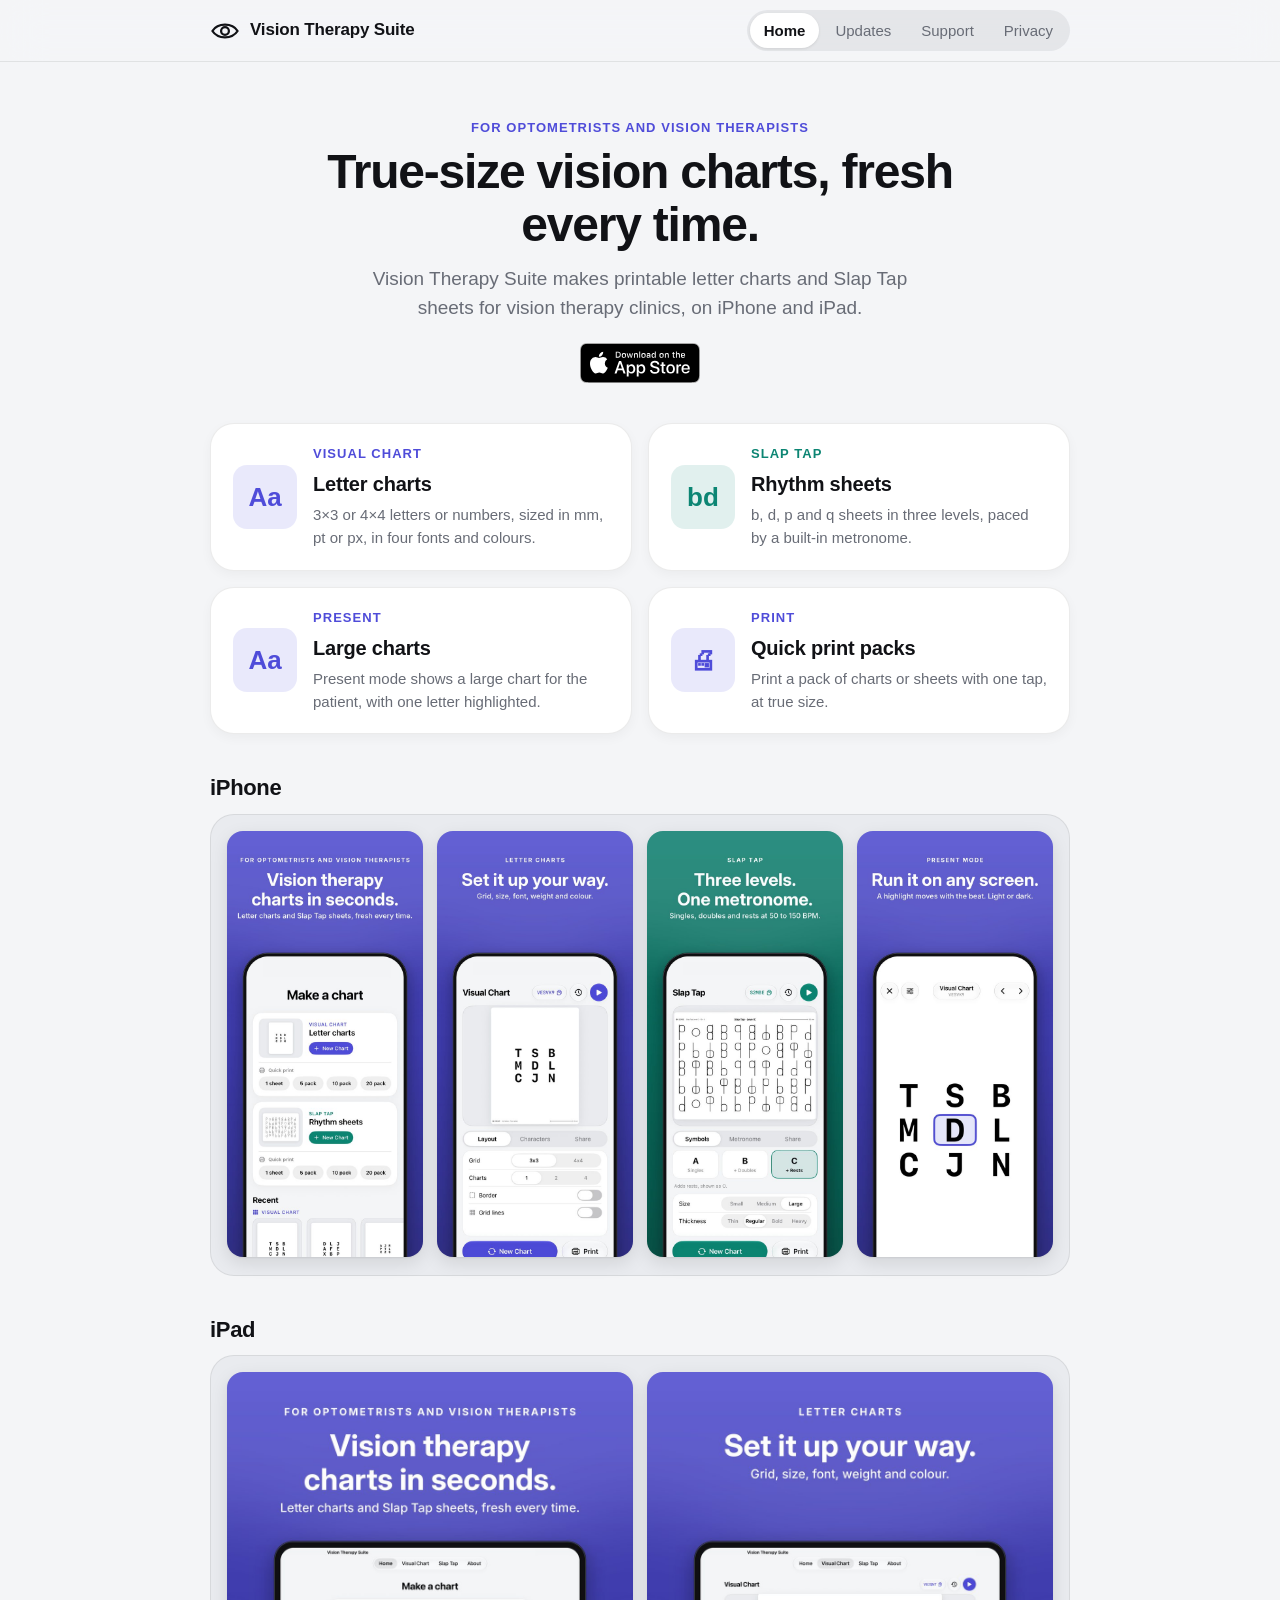
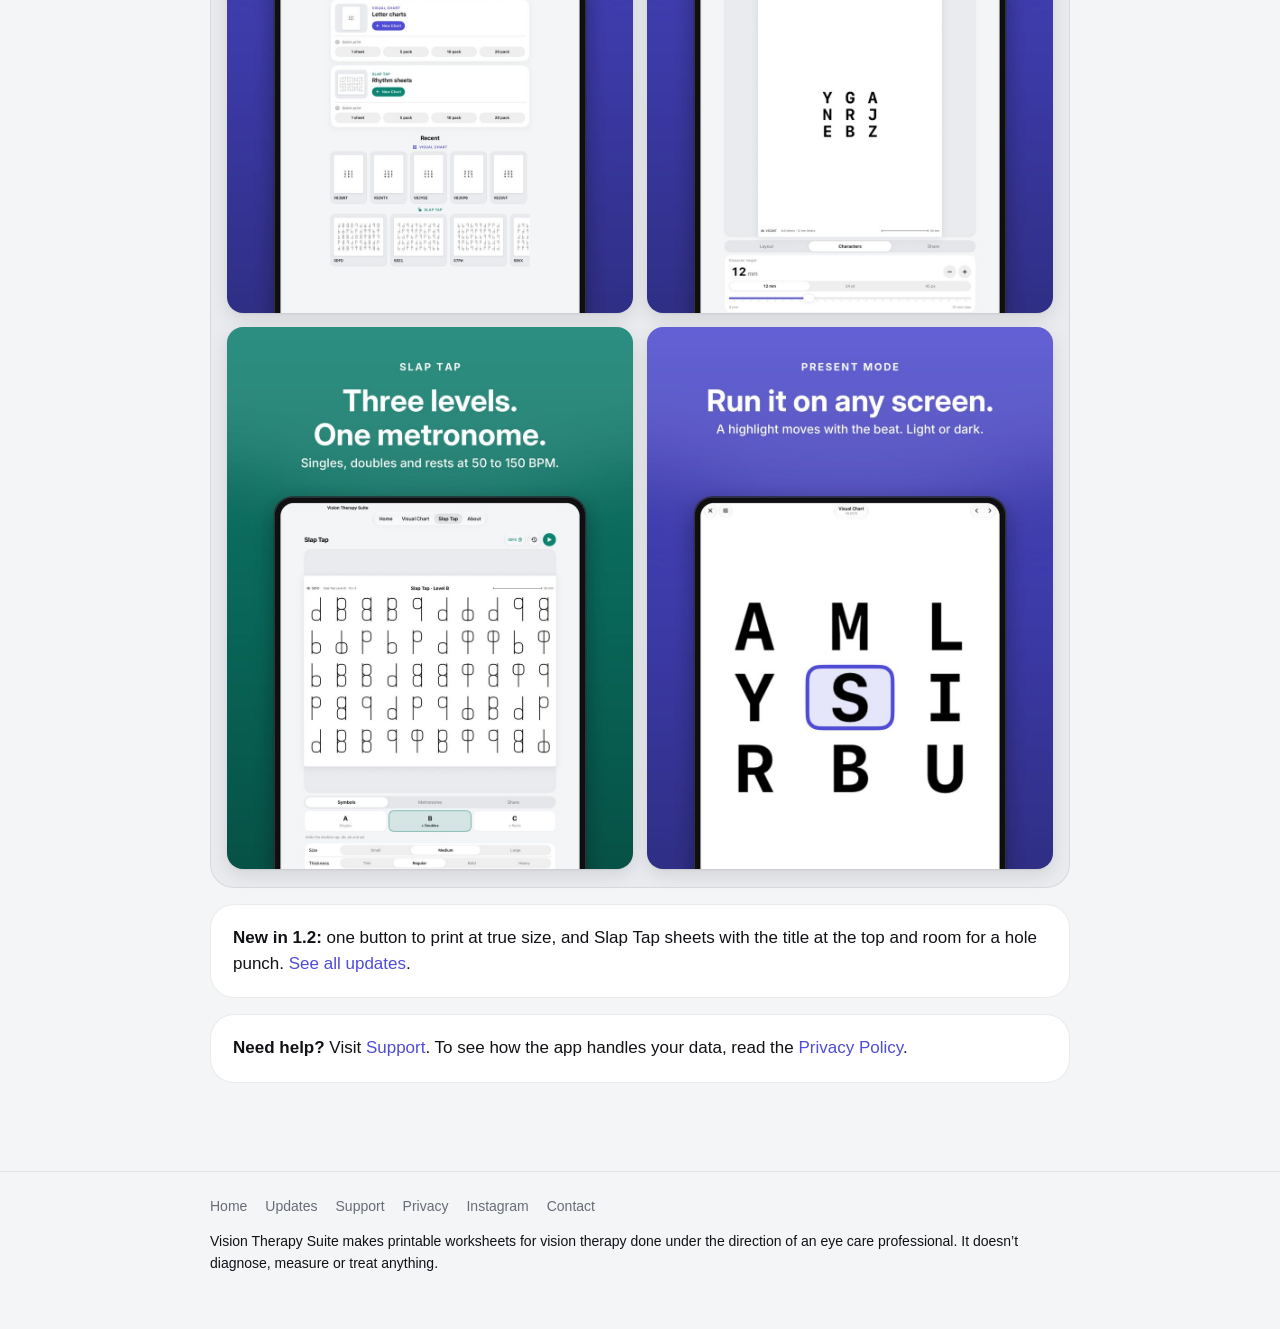
<file: index.html>
<!doctype html>
<html lang="en">
<head>
  <meta charset="utf-8">
  <meta name="viewport" content="width=device-width, initial-scale=1">
  <title>Vision Therapy Suite</title>
  <meta name="description" content="True-size, printable vision therapy charts for iPhone and iPad.">
  <meta name="theme-color" content="#f4f5f7" media="(prefers-color-scheme: light)">
  <meta name="theme-color" content="#0b0c0e" media="(prefers-color-scheme: dark)">
  <link rel="stylesheet" href="style.css?v=5">
</head>
<body>
<header class="topbar">
  <div class="topbar-inner">
    <a class="brand" href="./"><svg viewBox="0 0 100 100" aria-hidden="true"><path d="M8 50 C 26 22, 74 22, 92 50 C 74 78, 26 78, 8 50 Z" fill="none" stroke="currentColor" stroke-width="7.5" stroke-linejoin="round"/><circle cx="50" cy="50" r="13" fill="none" stroke="currentColor" stroke-width="7.5"/></svg><span>Vision Therapy Suite</span></a>
    <nav class="tabs" aria-label="Site"><a href="./" aria-current="page">Home</a><a href="updates.html">Updates</a><a href="support.html">Support</a><a href="privacy.html">Privacy</a></nav>
  </div>
</header>
<main>
  <section class="hero">
    <span class="eyebrow">For optometrists and vision therapists</span>
    <h1>True-size vision charts, fresh every time.</h1>
    <p class="lead">Vision Therapy Suite makes printable letter charts and Slap Tap sheets for vision therapy clinics, on iPhone and iPad.</p>
  <p class="store-badge"><a href="https://apps.apple.com/app/id6827551630"><img src="Download_on_the_App_Store_Badge_US-UK_RGB_blk_092917.svg" alt="Download on the App Store"></a></p>
  </section>

  <section class="tools" aria-label="Tools">
    <div class="card tool">
      <div class="tool-mark" aria-hidden="true">Aa</div>
      <div>
        <span class="eyebrow">Visual Chart</span>
        <h3>Letter charts</h3>
        <p>3×3 or 4×4 letters or numbers, sized in mm, pt or px, in four fonts and colours.</p>
      </div>
    </div>
    <div class="card tool slap">
      <div class="tool-mark" aria-hidden="true">bd</div>
      <div>
        <span class="eyebrow">Slap Tap</span>
        <h3>Rhythm sheets</h3>
        <p>b, d, p and q sheets in three levels, paced by a built-in metronome.</p>
      </div>
    </div>
    <div class="card tool present">
      <div class="tool-mark" aria-hidden="true">Aa</div>
      <div>
        <span class="eyebrow">Present</span>
        <h3>Large charts</h3>
        <p>Present mode shows a large chart for the patient, with one letter highlighted.</p>
      </div>
    </div>
    <div class="card tool print">
      <div class="tool-mark" aria-hidden="true">🖨</div>
      <div>
        <span class="eyebrow">Print</span>
        <h3>Quick print packs</h3>
        <p>Print a pack of charts or sheets with one tap, at true size.</p>
      </div>
  </section>

  <h2>iPhone</h2>
  <div class="stage">
    <div class="shots phone">
      <img src="screenshots/iphone-1-home.jpg" alt="iPhone: Home screen with Letter charts and Rhythm sheets cards, New Chart buttons and quick print packs." loading="lazy" decoding="async">
      <img src="screenshots/iphone-2-letter-charts.jpg" alt="iPhone: Visual Chart screen with a 3 by 3 letter chart preview and settings for grid, charts, border and grid lines." loading="lazy" decoding="async">
      <img src="screenshots/iphone-3-slap-tap.jpg" alt="iPhone: Slap Tap screen with a sheet of b, d, p and q symbols and the three level buttons." loading="lazy" decoding="async">
      <img src="screenshots/iphone-4-present.jpg" alt="iPhone: Present mode showing a large 3 by 3 letter chart with one letter highlighted." loading="lazy" decoding="async">
    </div>
  </div>

  <h2>iPad</h2>
  <div class="stage">
    <div class="shots tablet">
      <img src="screenshots/ipad-1-home.jpg" alt="iPad: Home screen with Letter charts and Rhythm sheets cards, New Chart buttons and quick print packs." loading="lazy" decoding="async">
      <img src="screenshots/ipad-2-letter-charts.jpg" alt="iPad: Visual Chart screen with a 3 by 3 letter chart preview and settings for grid, charts, border and grid lines." loading="lazy" decoding="async">
      <img src="screenshots/ipad-3-slap-tap.jpg" alt="iPad: Slap Tap screen with a sheet of b, d, p and q symbols and the three level buttons." loading="lazy" decoding="async">
      <img src="screenshots/ipad-4-present.jpg" alt="iPad: Present mode showing a large 3 by 3 letter chart with one letter highlighted." loading="lazy" decoding="async">
    </div>
  </div>

  <div class="card">
    <p><strong>New in 1.2:</strong> one button to print at true size, and Slap Tap sheets with the title at the top and room for a hole punch. <a href="updates.html">See all updates</a>.</p>
  </div>
  <div class="card">
    <p><strong>Need help?</strong> Visit <a href="support.html">Support</a>. To see how the app handles your data, read the <a href="privacy.html">Privacy Policy</a>.</p>
  </div>
</main>
<footer>
  <div class="footer-inner">
    <nav aria-label="Footer"><a href="./">Home</a><a href="updates.html">Updates</a><a href="support.html">Support</a><a href="privacy.html">Privacy</a><a href="https://www.instagram.com/visiontherapysuite">Instagram</a><a href="mailto:visiontherapysuite@gmail.com">Contact</a></nav>
    <p>Vision Therapy Suite makes printable worksheets for vision therapy done under the direction of an eye care professional. It doesn’t diagnose, measure or treat anything.</p>
  </div>
</footer>
</body>
</html>
</file>
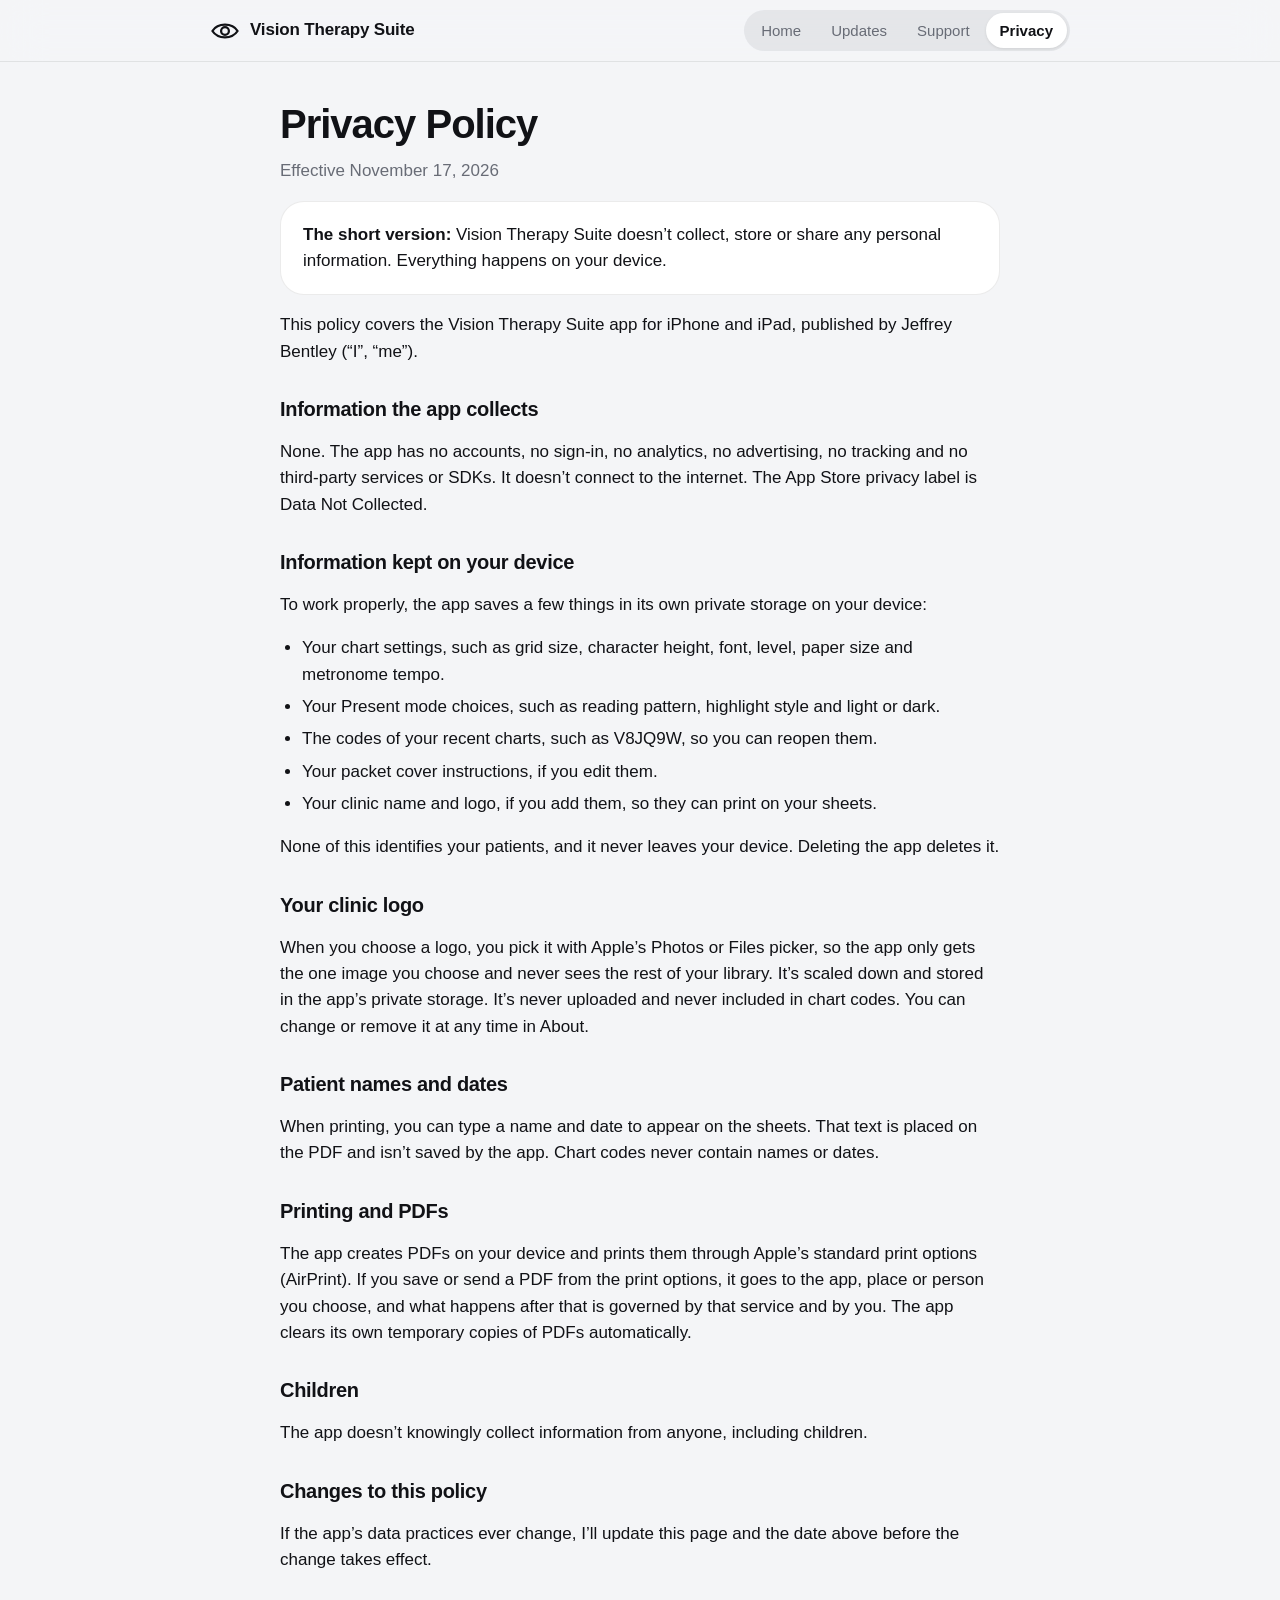
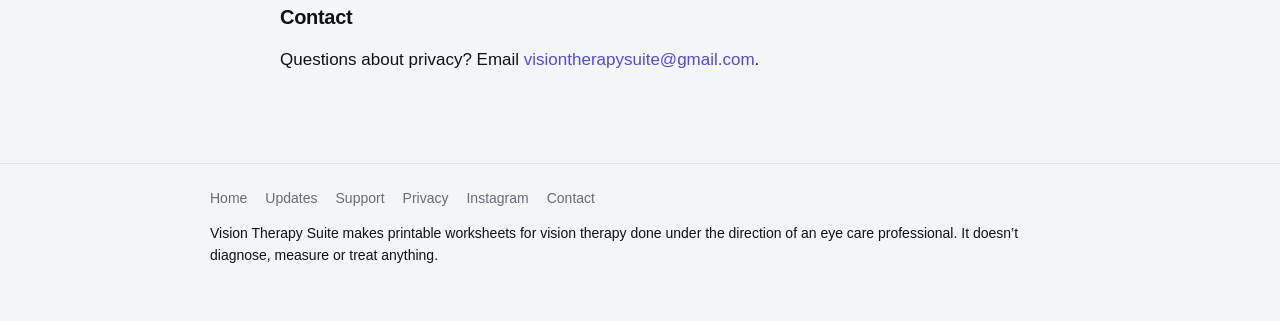
<file: privacy.html>
<!doctype html>
<html lang="en">
<head>
  <meta charset="utf-8">
  <meta name="viewport" content="width=device-width, initial-scale=1">
  <title>Privacy Policy · Vision Therapy Suite</title>
  <meta name="description" content="Privacy Policy for the Vision Therapy Suite app.">
  <meta name="theme-color" content="#f4f5f7" media="(prefers-color-scheme: light)">
  <meta name="theme-color" content="#0b0c0e" media="(prefers-color-scheme: dark)">
  <link rel="stylesheet" href="style.css?v=5">
</head>
<body>
<header class="topbar">
  <div class="topbar-inner">
    <a class="brand" href="./"><svg viewBox="0 0 100 100" aria-hidden="true"><path d="M8 50 C 26 22, 74 22, 92 50 C 74 78, 26 78, 8 50 Z" fill="none" stroke="currentColor" stroke-width="7.5" stroke-linejoin="round"/><circle cx="50" cy="50" r="13" fill="none" stroke="currentColor" stroke-width="7.5"/></svg><span>Vision Therapy Suite</span></a>
    <nav class="tabs" aria-label="Site"><a href="./">Home</a><a href="updates.html">Updates</a><a href="support.html">Support</a><a href="privacy.html" aria-current="page">Privacy</a></nav>
  </div>
</header>
<main>
<div class="narrow prose">
  <div class="page-title">
    <h1>Privacy Policy</h1>
    <p class="muted">Effective November 17, 2026</p>
  </div>

  <div class="card">
    <p><strong>The short version:</strong> Vision Therapy Suite doesn’t collect, store or share any personal information. Everything happens on your device.</p>
  </div>

  <p>This policy covers the Vision Therapy Suite app for iPhone and iPad, published by Jeffrey Bentley (“I”, “me”).</p>

  <h2>Information the app collects</h2>
  <p>None. The app has no accounts, no sign-in, no analytics, no advertising, no tracking and no third-party services or SDKs. It doesn’t connect to the internet. The App Store privacy label is Data Not Collected.</p>

  <h2>Information kept on your device</h2>
  <p>To work properly, the app saves a few things in its own private storage on your device:</p>
  <ul>
    <li>Your chart settings, such as grid size, character height, font, level, paper size and metronome tempo.</li>
    <li>Your Present mode choices, such as reading pattern, highlight style and light or dark.</li>
    <li>The codes of your recent charts, such as V8JQ9W, so you can reopen them.</li>
    <li>Your packet cover instructions, if you edit them.</li>
    <li>Your clinic name and logo, if you add them, so they can print on your sheets.</li>
  </ul>
  <p>None of this identifies your patients, and it never leaves your device. Deleting the app deletes it.</p>

  <h2>Your clinic logo</h2>
  <p>When you choose a logo, you pick it with Apple’s Photos or Files picker, so the app only gets the one image you choose and never sees the rest of your library. It’s scaled down and stored in the app’s private storage. It’s never uploaded and never included in chart codes. You can change or remove it at any time in About.</p>

  <h2>Patient names and dates</h2>
  <p>When printing, you can type a name and date to appear on the sheets. That text is placed on the PDF and isn’t saved by the app. Chart codes never contain names or dates.</p>

  <h2>Printing and PDFs</h2>
  <p>The app creates PDFs on your device and prints them through Apple’s standard print options (AirPrint). If you save or send a PDF from the print options, it goes to the app, place or person you choose, and what happens after that is governed by that service and by you. The app clears its own temporary copies of PDFs automatically.</p>

  <h2>Children</h2>
  <p>The app doesn’t knowingly collect information from anyone, including children.</p>

  <h2>Changes to this policy</h2>
  <p>If the app’s data practices ever change, I’ll update this page and the date above before the change takes effect.</p>

  <h2>Contact</h2>
  <p>Questions about privacy? Email <a href="mailto:visiontherapysuite@gmail.com">visiontherapysuite@gmail.com</a>.</p>
</div>
</main>
<footer>
  <div class="footer-inner">
    <nav aria-label="Footer"><a href="./">Home</a><a href="updates.html">Updates</a><a href="support.html">Support</a><a href="privacy.html">Privacy</a><a href="https://www.instagram.com/visiontherapysuite">Instagram</a><a href="mailto:visiontherapysuite@gmail.com">Contact</a></nav>
    <p>Vision Therapy Suite makes printable worksheets for vision therapy done under the direction of an eye care professional. It doesn’t diagnose, measure or treat anything.</p>
  </div>
</footer>
</body>
</html>
</file>
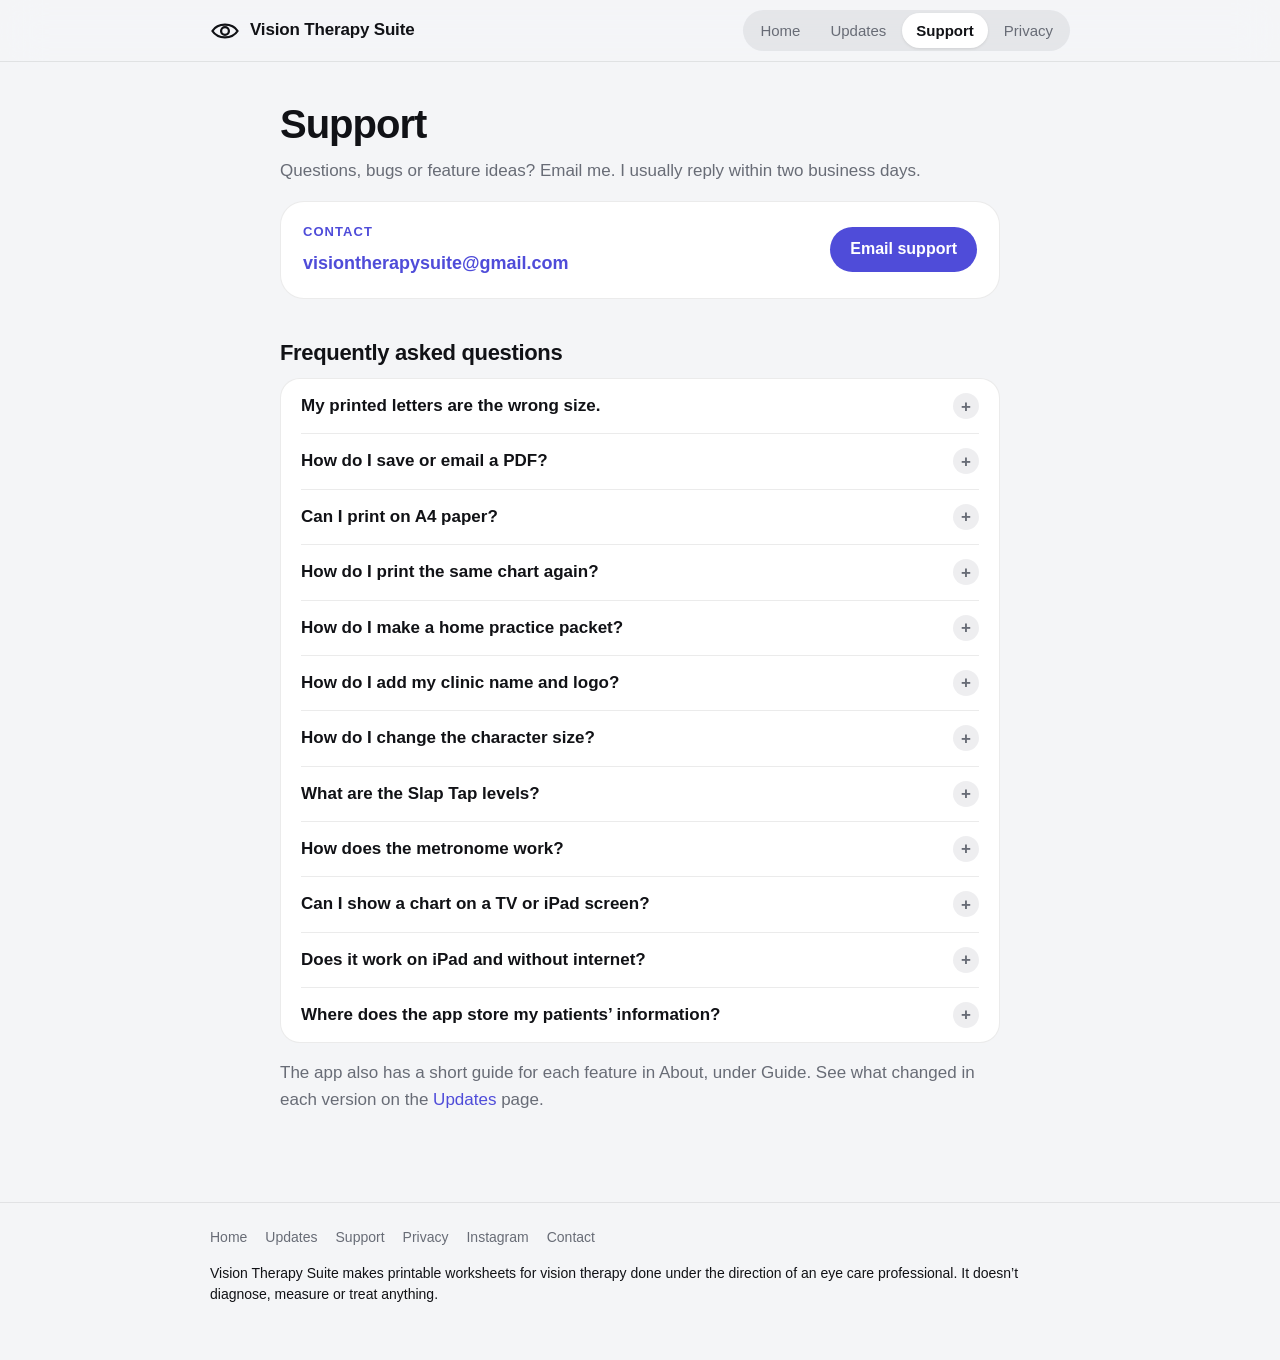
<file: support.html>
<!doctype html>
<html lang="en">
<head>
  <meta charset="utf-8">
  <meta name="viewport" content="width=device-width, initial-scale=1">
  <title>Support · Vision Therapy Suite</title>
  <meta name="description" content="Help and contact for Vision Therapy Suite.">
  <meta name="theme-color" content="#f4f5f7" media="(prefers-color-scheme: light)">
  <meta name="theme-color" content="#0b0c0e" media="(prefers-color-scheme: dark)">
  <link rel="stylesheet" href="style.css?v=5">
</head>
<body>
<header class="topbar">
  <div class="topbar-inner">
    <a class="brand" href="./"><svg viewBox="0 0 100 100" aria-hidden="true"><path d="M8 50 C 26 22, 74 22, 92 50 C 74 78, 26 78, 8 50 Z" fill="none" stroke="currentColor" stroke-width="7.5" stroke-linejoin="round"/><circle cx="50" cy="50" r="13" fill="none" stroke="currentColor" stroke-width="7.5"/></svg><span>Vision Therapy Suite</span></a>
    <nav class="tabs" aria-label="Site"><a href="./">Home</a><a href="updates.html">Updates</a><a href="support.html" aria-current="page">Support</a><a href="privacy.html">Privacy</a></nav>
  </div>
</header>
<main>
<div class="narrow">
  <div class="page-title">
    <h1>Support</h1>
    <p class="muted">Questions, bugs or feature ideas? Email me. I usually reply within two business days.</p>
  </div>

  <div class="card contact">
    <div>
      <span class="eyebrow">Contact</span>
      <p class="email"><a href="mailto:visiontherapysuite@gmail.com">visiontherapysuite@gmail.com</a></p>
    </div>
    <a class="button" href="mailto:visiontherapysuite@gmail.com">Email support</a>
  </div>

  <h2>Frequently asked questions</h2>

  <div class="group">
  <details>
    <summary>My printed letters are the wrong size.</summary>
    <p>Print with the Print button in the app. It always prints at 100%. If you print a saved PDF from a computer, choose Actual size and one page per sheet; Fit to page or Pages per sheet will shrink it. Every sheet has a 50 mm bar: measure it with a ruler. If it isn’t 50 mm, your printer is scaling the page.</p>
  </details>
  <details>
    <summary>How do I save or email a PDF?</summary>
    <p>Tap Print, then use the share button at the top of the print options. From there you can save to Files, AirDrop it or email it.</p>
  </details>
  <details>
    <summary>Can I print on A4 paper?</summary>
    <p>Yes. Open the Share tab in Visual Chart or Slap Tap and choose Letter or A4. Charts resize to fit the page.</p>
  </details>
  <details>
    <summary>How do I print the same chart again?</summary>
    <p>Every sheet has a chart code in its footer, such as V8JQ9W or S2MBE. In the app, tap the clock icon, choose Open Chart ID and type it in. You get exactly the same chart, settings and all. Tap the code at the top of the screen to copy it. Codes from older versions still open.</p>
  </details>
  <details>
    <summary>How do I make a home practice packet?</summary>
    <p>On Home, tap a 5, 10 or 20 pack under either tool. Or open the Share tab and choose the number of sheets, then tap Print. Each sheet is a new chart, and packets can include a cover page with your instructions, a metronome target for Slap Tap and a practice log.</p>
  </details>
  <details>
    <summary>How do I add my clinic name and logo?</summary>
    <p>Open About and fill in the Clinic section. Choose a logo from Photos or Files. With the Logo tag on in the Share tab, your name and logo print in each sheet’s footer and on packet covers. Both stay on your device.</p>
  </details>
  <details>
    <summary>How do I change the character size?</summary>
    <p>In Visual Chart, open the Characters tab and use the slider or the − and + buttons. Choose mm, pt or px. You can also swipe up or down on the preview to jump to the next multiple of 5.</p>
  </details>
  <details>
    <summary>What are the Slap Tap levels?</summary>
    <p>Level A uses the single symbols b, d, p and q. Level B adds the doubles qp, db, pb and qd. Level C adds rests, shown as O.</p>
  </details>
  <details>
    <summary>How does the metronome work?</summary>
    <p>Open the Metronome tab in Slap Tap. Tempo goes up to 150 BPM. Play counts in one bar of 4 clicks, then clicks on every beat. The same tempo carries into Present mode and can print on packet covers.</p>
  </details>
  <details>
    <summary>Can I show a chart on a TV or iPad screen?</summary>
    <p>Tap the play button at the top of either tool to open Present mode. Swipe left for the next chart and right to go back; arrow keys and clickers work too. The options button sets the reading pattern, highlight style and colour, and light or dark. Use Screen Mirroring to show it on a TV.</p>
  </details>
  <details>
    <summary>Does it work on iPad and without internet?</summary>
    <p>Yes. Vision Therapy Suite runs on iPhone and iPad and works fully offline.</p>
  </details>
  <details>
    <summary>Where does the app store my patients’ information?</summary>
    <p>It doesn’t. Names and dates typed onto a sheet are printed and never saved. See the <a href="privacy.html">Privacy Policy</a>.</p>
  </details>
  </div>

  <p class="muted">The app also has a short guide for each feature in About, under Guide. See what changed in each version on the <a href="updates.html">Updates</a> page.</p>
</div>
</main>
<footer>
  <div class="footer-inner">
    <nav aria-label="Footer"><a href="./">Home</a><a href="updates.html">Updates</a><a href="support.html">Support</a><a href="privacy.html">Privacy</a><a href="https://www.instagram.com/visiontherapysuite">Instagram</a><a href="mailto:visiontherapysuite@gmail.com">Contact</a></nav>
    <p>Vision Therapy Suite makes printable worksheets for vision therapy done under the direction of an eye care professional. It doesn’t diagnose, measure or treat anything.</p>
  </div>
</footer>
</body>
</html>
</file>
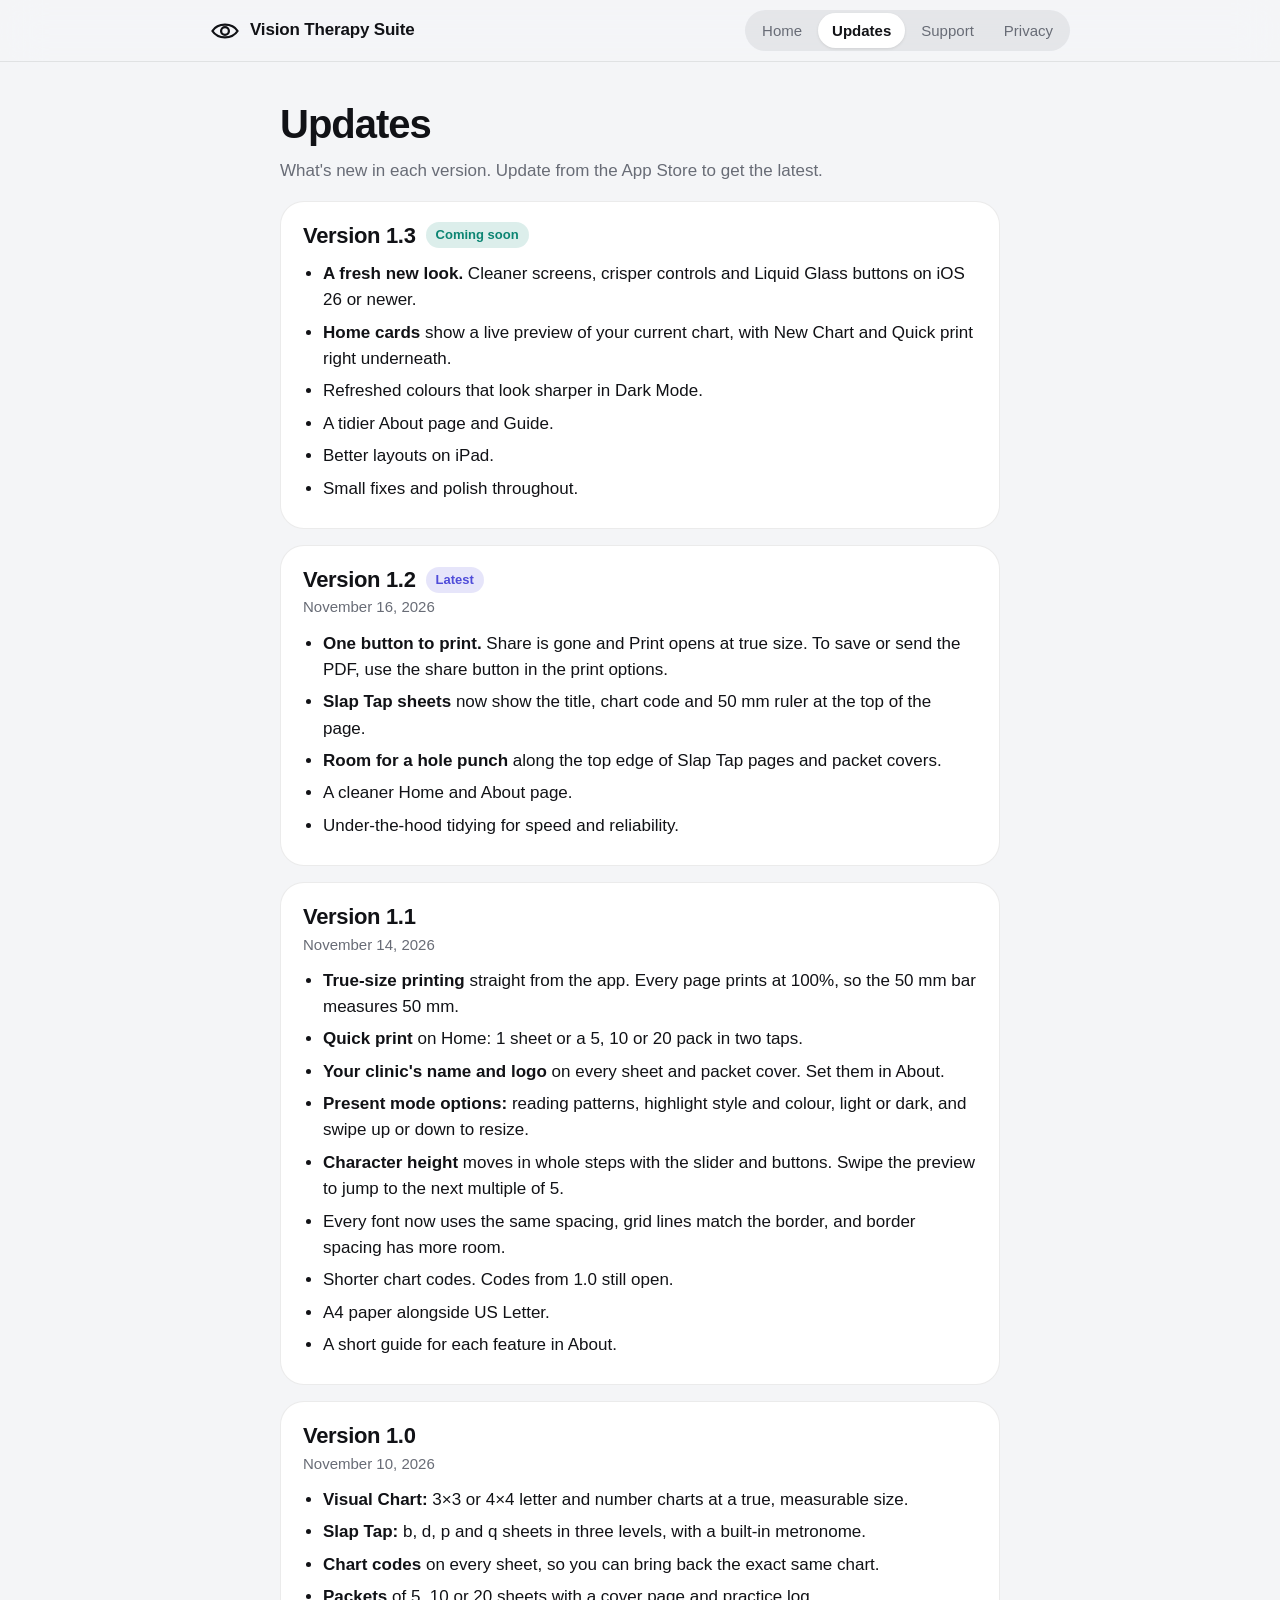
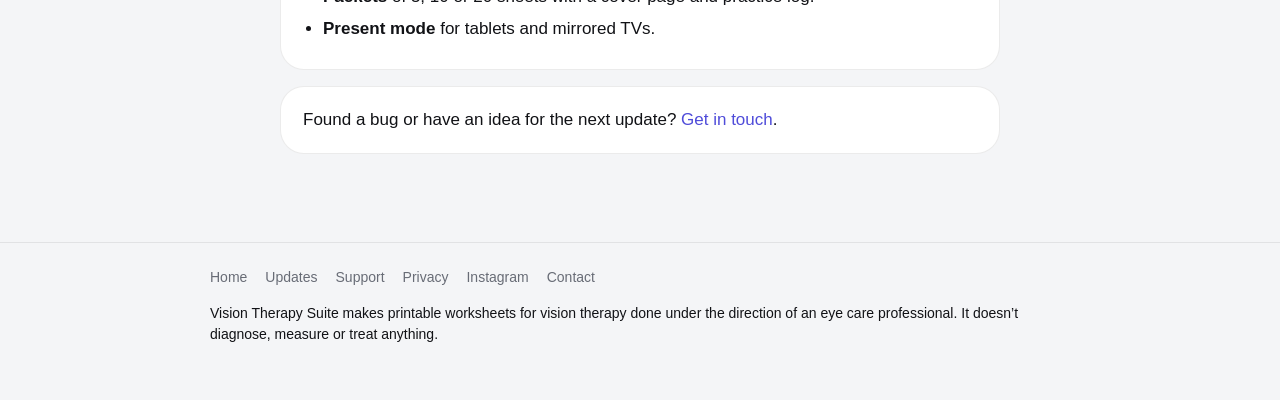
<file: updates.html>
<!doctype html>
<html lang="en">
<head>
  <meta charset="utf-8">
  <meta name="viewport" content="width=device-width, initial-scale=1">
  <title>Updates · Vision Therapy Suite</title>
  <meta name="description" content="What's new in each version of Vision Therapy Suite.">
  <meta name="theme-color" content="#f4f5f7" media="(prefers-color-scheme: light)">
  <meta name="theme-color" content="#0b0c0e" media="(prefers-color-scheme: dark)">
  <link rel="stylesheet" href="style.css?v=5">
</head>
<body>
<header class="topbar">
  <div class="topbar-inner">
    <a class="brand" href="./"><svg viewBox="0 0 100 100" aria-hidden="true"><path d="M8 50 C 26 22, 74 22, 92 50 C 74 78, 26 78, 8 50 Z" fill="none" stroke="currentColor" stroke-width="7.5" stroke-linejoin="round"/><circle cx="50" cy="50" r="13" fill="none" stroke="currentColor" stroke-width="7.5"/></svg><span>Vision Therapy Suite</span></a>
    <nav class="tabs" aria-label="Site"><a href="./">Home</a><a href="updates.html" aria-current="page">Updates</a><a href="support.html">Support</a><a href="privacy.html">Privacy</a></nav>
  </div>
</header>
<main>
<div class="narrow">
  <div class="page-title">
    <h1>Updates</h1>
    <p class="muted">What's new in each version. Update from the App Store to get the latest.</p>
  </div>

  <section class="card release" id="v1-3">
    <div class="release-head">
      <h2>Version 1.3</h2>
      <span class="badge soon">Coming soon</span>
    </div>
    <ul>
      <li><strong>A fresh new look.</strong> Cleaner screens, crisper controls and Liquid Glass buttons on iOS 26 or newer.</li>
      <li><strong>Home cards</strong> show a live preview of your current chart, with New Chart and Quick print right underneath.</li>
      <li>Refreshed colours that look sharper in Dark Mode.</li>
      <li>A tidier About page and Guide.</li>
      <li>Better layouts on iPad.</li>
      <li>Small fixes and polish throughout.</li>
    </ul>
  </section>

  <section class="card release" id="v1-2">
    <div class="release-head">
      <h2>Version 1.2</h2>
      <span class="badge">Latest</span>
    </div>
    <p class="muted date">November 16, 2026</p>
    <ul>
      <li><strong>One button to print.</strong> Share is gone and Print opens at true size. To save or send the PDF, use the share button in the print options.</li>
      <li><strong>Slap Tap sheets</strong> now show the title, chart code and 50 mm ruler at the top of the page.</li>
      <li><strong>Room for a hole punch</strong> along the top edge of Slap Tap pages and packet covers.</li>
      <li>A cleaner Home and About page.</li>
      <li>Under-the-hood tidying for speed and reliability.</li>
    </ul>
  </section>

  <section class="card release" id="v1-1">
    <div class="release-head">
      <h2>Version 1.1</h2>
    </div>
    <p class="muted date">November 14, 2026</p>
    <ul>
      <li><strong>True-size printing</strong> straight from the app. Every page prints at 100%, so the 50 mm bar measures 50 mm.</li>
      <li><strong>Quick print</strong> on Home: 1 sheet or a 5, 10 or 20 pack in two taps.</li>
      <li><strong>Your clinic's name and logo</strong> on every sheet and packet cover. Set them in About.</li>
      <li><strong>Present mode options:</strong> reading patterns, highlight style and colour, light or dark, and swipe up or down to resize.</li>
      <li><strong>Character height</strong> moves in whole steps with the slider and buttons. Swipe the preview to jump to the next multiple of 5.</li>
      <li>Every font now uses the same spacing, grid lines match the border, and border spacing has more room.</li>
      <li>Shorter chart codes. Codes from 1.0 still open.</li>
      <li>A4 paper alongside US Letter.</li>
      <li>A short guide for each feature in About.</li>
    </ul>
  </section>

  <section class="card release" id="v1-0">
    <div class="release-head">
      <h2>Version 1.0</h2>
    </div>
    <p class="muted date">November 10, 2026</p>
    <ul>
      <li><strong>Visual Chart:</strong> 3×3 or 4×4 letter and number charts at a true, measurable size.</li>
      <li><strong>Slap Tap:</strong> b, d, p and q sheets in three levels, with a built-in metronome.</li>
      <li><strong>Chart codes</strong> on every sheet, so you can bring back the exact same chart.</li>
      <li><strong>Packets</strong> of 5, 10 or 20 sheets with a cover page and practice log.</li>
      <li><strong>Present mode</strong> for tablets and mirrored TVs.</li>
    </ul>
  </section>

  <div class="card">
    <p>Found a bug or have an idea for the next update? <a href="support.html">Get in touch</a>.</p>
  </div>
</div>
</main>
<footer>
  <div class="footer-inner">
    <nav aria-label="Footer"><a href="./">Home</a><a href="updates.html">Updates</a><a href="support.html">Support</a><a href="privacy.html">Privacy</a><a href="https://www.instagram.com/visiontherapysuite">Instagram</a><a href="mailto:visiontherapysuite@gmail.com">Contact</a></nav>
    <p>Vision Therapy Suite makes printable worksheets for vision therapy done under the direction of an eye care professional. It doesn’t diagnose, measure or treat anything.</p>
  </div>
</footer>
</body>
</html>
</file>
<file: style.css>
:root {
  --canvas: #f4f5f7;
  --surface: #ffffff;
  --stage: #e9ebef;
  --fill: rgba(118, 118, 128, 0.12);
  --pill: #ffffff;
  --text: #111216;
  --muted: #686c76;
  --line: rgba(0, 0, 0, 0.08);
  --indigo: #4f4cd9;
  --teal: #0c8573;
  --accent: var(--indigo);
  --bar: rgba(244, 245, 247, 0.72);
  --shadow: 0 4px 12px rgba(0, 0, 0, 0.04);
  --radius-card: 24px;
  --radius-group: 20px;
  --radius-tile: 14px;
  color-scheme: light dark;
}
@media (prefers-color-scheme: dark) {
  :root {
    --canvas: #0b0c0e;
    --surface: #18191c;
    --stage: #121316;
    --fill: rgba(118, 118, 128, 0.24);
    --pill: #3c3d42;
    --text: #f2f3f5;
    --muted: #9a9ea8;
    --line: rgba(255, 255, 255, 0.10);
    --indigo: #7b79f2;
    --teal: #17977f;
    --bar: rgba(11, 12, 14, 0.72);
    --shadow: none;
  }
}

* { box-sizing: border-box; }
img { display: block; max-width: 100%; height: auto; }
html { -webkit-text-size-adjust: 100%; }
body {
  margin: 0;
  background: var(--canvas);
  color: var(--text);
  font: 17px/1.55 -apple-system, BlinkMacSystemFont, "SF Pro Text", "Segoe UI", Roboto, Helvetica, Arial, sans-serif;
  -webkit-font-smoothing: antialiased;
}
a { color: var(--accent); text-decoration: none; }
a:hover { text-decoration: underline; }
:focus-visible { outline: 3px solid color-mix(in srgb, var(--accent) 55%, transparent); outline-offset: 2px; border-radius: 8px; }

.topbar {
  position: sticky; top: 0; z-index: 10;
  background: var(--bar);
  -webkit-backdrop-filter: saturate(180%) blur(20px);
  backdrop-filter: saturate(180%) blur(20px);
  border-bottom: 1px solid var(--line);
}
.topbar-inner {
  max-width: 900px; margin: 0 auto; padding: 10px 20px;
  display: flex; align-items: center; justify-content: space-between; gap: 16px; flex-wrap: wrap;
}
.brand { display: flex; align-items: center; gap: 10px; color: var(--text); font-weight: 700; font-size: 17px; letter-spacing: -0.01em; }
.brand:hover { text-decoration: none; }
.brand svg { width: 30px; height: 30px; flex: none; }
.tabs { display: flex; gap: 2px; padding: 3px; background: var(--fill); border-radius: 999px; }
.tabs a {
  color: var(--muted); font-size: 15px; font-weight: 500;
  padding: 6px 14px; border-radius: 999px; white-space: nowrap;
}
.tabs a:hover { color: var(--text); text-decoration: none; }
.tabs a[aria-current="page"] { color: var(--text); font-weight: 600; background: var(--pill); box-shadow: 0 1px 3px rgba(0, 0, 0, 0.10); }

main { max-width: 900px; margin: 0 auto; padding: 40px 20px 72px; }
.narrow { max-width: 720px; margin-left: auto; margin-right: auto; }

h1 { font-size: clamp(32px, 6vw, 48px); line-height: 1.1; margin: 0 0 12px; letter-spacing: -0.025em; font-weight: 700; }
h2 { font-size: 22px; line-height: 1.25; margin: 40px 0 12px; letter-spacing: -0.015em; font-weight: 700; }
h3 { font-size: 20px; line-height: 1.25; margin: 2px 0 6px; letter-spacing: -0.01em; font-weight: 600; }
p, li { color: var(--text); }
.muted { color: var(--muted); }
.lead { font-size: 19px; color: var(--muted); margin: 0 auto 20px; max-width: 560px; }

.eyebrow {
  display: block; margin: 0 0 8px;
  font-size: 13px; font-weight: 600; letter-spacing: 0.08em; text-transform: uppercase;
  color: var(--accent);
}

.hero { text-align: center; padding: 16px 0 8px; }
.hero h1 { max-width: 640px; margin-left: auto; margin-right: auto; }
.page-title { margin-bottom: 8px; }
.page-title h1 { font-size: clamp(30px, 5vw, 40px); }
.page-title p { margin: 0; }

.card {
  background: var(--surface); border: 1px solid var(--line); border-radius: var(--radius-card);
  padding: 20px 22px; margin: 16px 0;
}
.card p { margin: 0; }
.card p + p { margin-top: 8px; }

.tools { display: grid; gap: 16px; margin: 32px 0 8px; }
@media (min-width: 720px) { .tools { grid-template-columns: 1fr 1fr; } }
.tool { margin: 0; box-shadow: var(--shadow); display: flex; gap: 16px; align-items: center; }
.tool p { color: var(--muted); font-size: 15px; }
.tool-mark {
  flex: none; width: 64px; height: 64px; border-radius: var(--radius-tile);
  display: grid; place-items: center; font-size: 26px; font-weight: 700;
  color: var(--accent); background: color-mix(in srgb, var(--accent) 12%, transparent);
}
.tool.slap { --accent: var(--teal); }

.stage {
  background: var(--stage); border: 1px solid var(--line); border-radius: var(--radius-card);
  padding: 16px; margin: 0 0 8px;
}
.shots { display: flex; gap: 14px; overflow-x: auto; scroll-snap-type: x mandatory; -webkit-overflow-scrolling: touch; padding-bottom: 2px; }
.shots img { flex: 0 0 auto; min-width: 0; scroll-snap-align: start; border-radius: 16px; background: var(--surface); box-shadow: 0 6px 18px rgba(0, 0, 0, 0.10), 0 1px 2px rgba(0, 0, 0, 0.06); }
.shots.phone img { width: 190px; }
.shots.tablet img { width: 290px; }
@media (min-width: 760px) {
  .shots { overflow: visible; }
  .shots.phone img { width: calc((100% - 42px) / 4); }
  .shots.tablet { flex-wrap: wrap; }
  .shots.tablet img { width: calc((100% - 14px) / 2); }
}

.store-badge { margin: 8px 0 0; display: flex; justify-content: center; }
.store-badge a { display: inline-block; }
.store-badge img { max-width: none; }

.group {
  background: var(--surface); border: 1px solid var(--line); border-radius: var(--radius-group);
  padding: 0 20px; margin: 12px 0;
}
.group details { border-top: 1px solid var(--line); padding: 14px 0; }
.group details:first-child { border-top: 0; }
summary { cursor: pointer; font-weight: 600; list-style: none; display: flex; justify-content: space-between; gap: 16px; }
summary::-webkit-details-marker { display: none; }
summary::after {
  content: "+"; flex: none; width: 26px; height: 26px; border-radius: 999px;
  display: grid; place-items: center; font-weight: 600; line-height: 1;
  color: var(--muted); background: var(--fill);
}
details[open] summary::after { content: "–"; }
details p { margin: 8px 0 2px; color: var(--muted); }

.contact { display: flex; align-items: center; justify-content: space-between; gap: 16px; flex-wrap: wrap; }
.button {
  display: inline-block; padding: 10px 20px; border-radius: 999px;
  background: var(--accent); color: #fff; font-weight: 600; font-size: 16px;
}
.button:hover { text-decoration: none; opacity: 0.9; }
.email { font-size: 18px; font-weight: 600; }

.prose h2 { font-size: 20px; margin-top: 32px; }
.prose ul { padding-left: 22px; }
.prose li { margin: 6px 0; }

.release { margin: 16px 0; }
.release-head { display: flex; align-items: center; gap: 10px; flex-wrap: wrap; }
.release-head h2 { margin: 0; font-size: 22px; }
.release .date { margin: 2px 0 0; font-size: 15px; }
.release ul { padding-left: 20px; margin: 12px 0 0; }
.release li { margin: 6px 0; }
.badge {
  font-size: 13px; font-weight: 600; color: var(--accent);
  background: color-mix(in srgb, var(--accent) 14%, transparent);
  border-radius: 999px; padding: 3px 10px;
}
.badge.soon { color: var(--teal); background: color-mix(in srgb, var(--teal) 14%, transparent); }

footer { border-top: 1px solid var(--line); }
.footer-inner { max-width: 900px; margin: 0 auto; padding: 24px 20px 40px; color: var(--muted); font-size: 14px; }
.footer-inner nav { display: flex; gap: 18px; flex-wrap: wrap; margin-bottom: 10px; }
.footer-inner nav a { color: var(--muted); }

@media (max-width: 520px) {
  .topbar-inner { justify-content: center; }
  .tabs a { padding: 6px 11px; font-size: 14px; }
  .tool { align-items: flex-start; }
}
</file>
